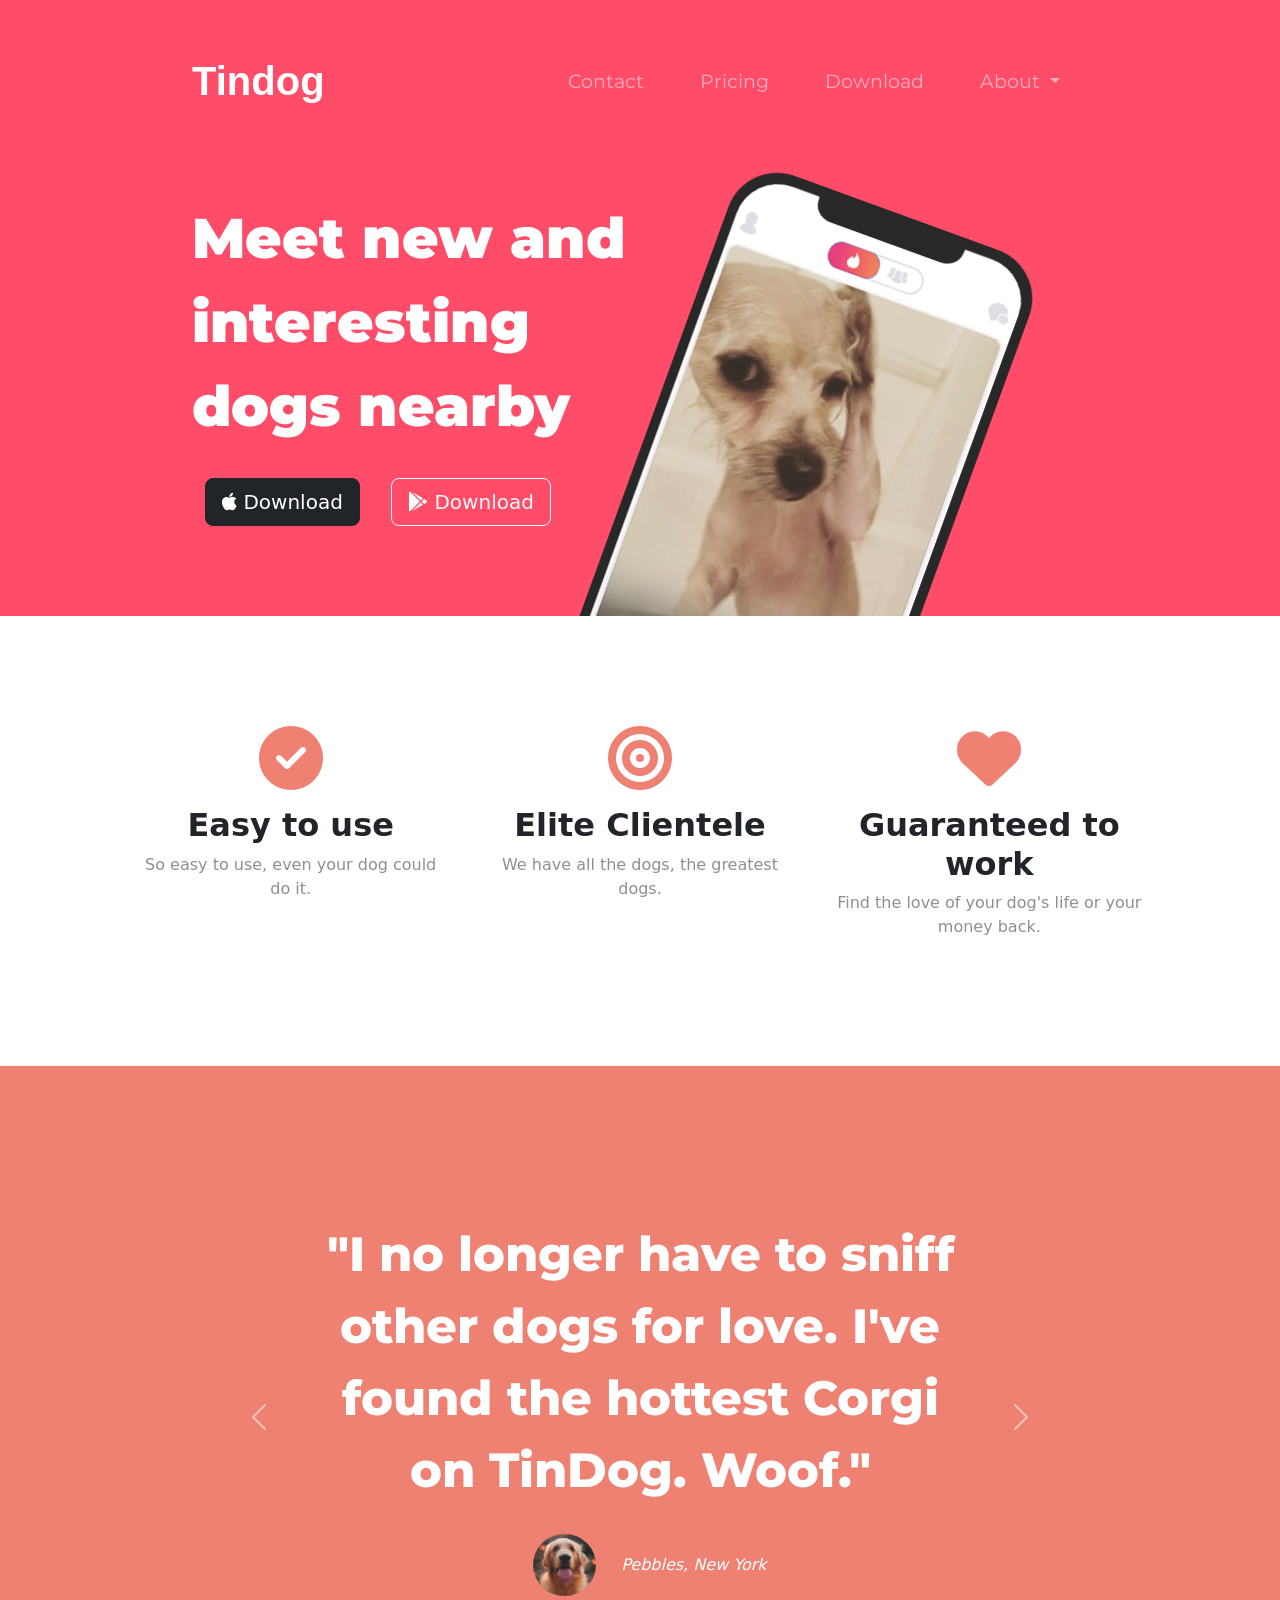
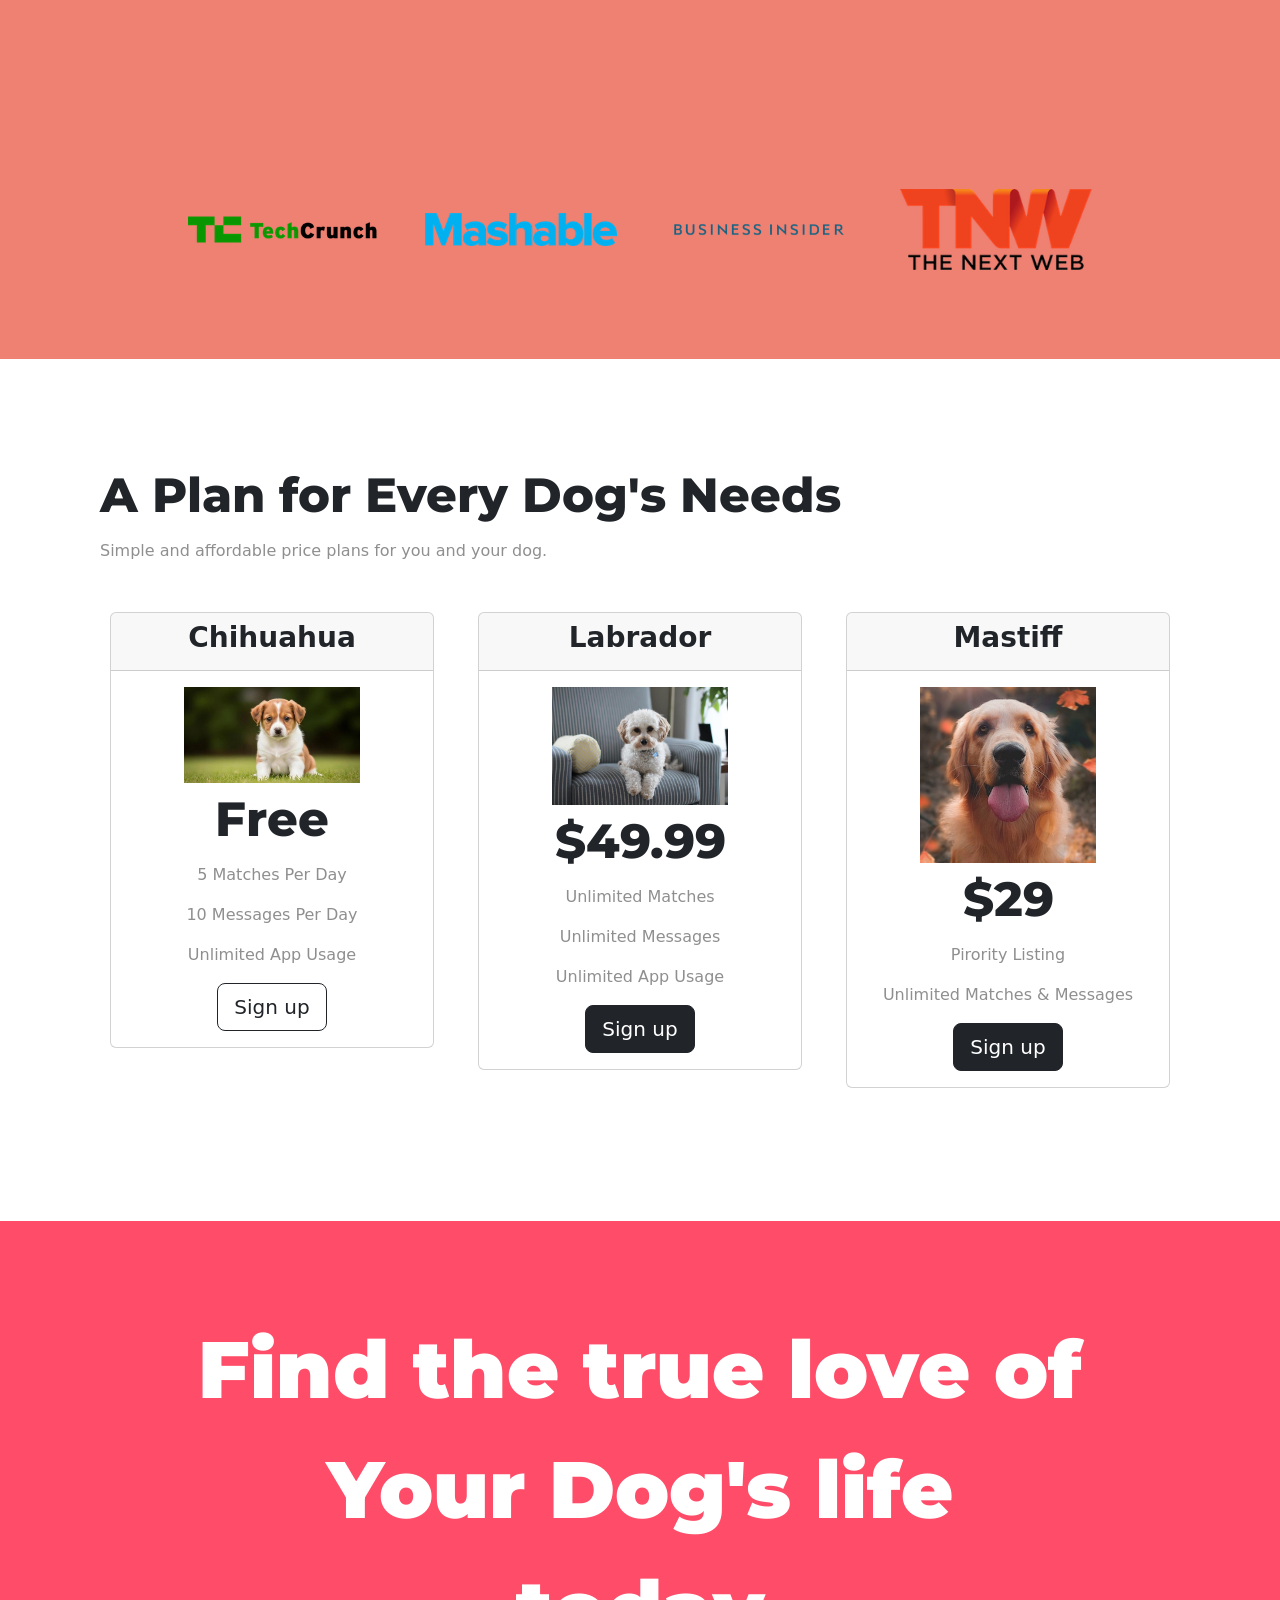
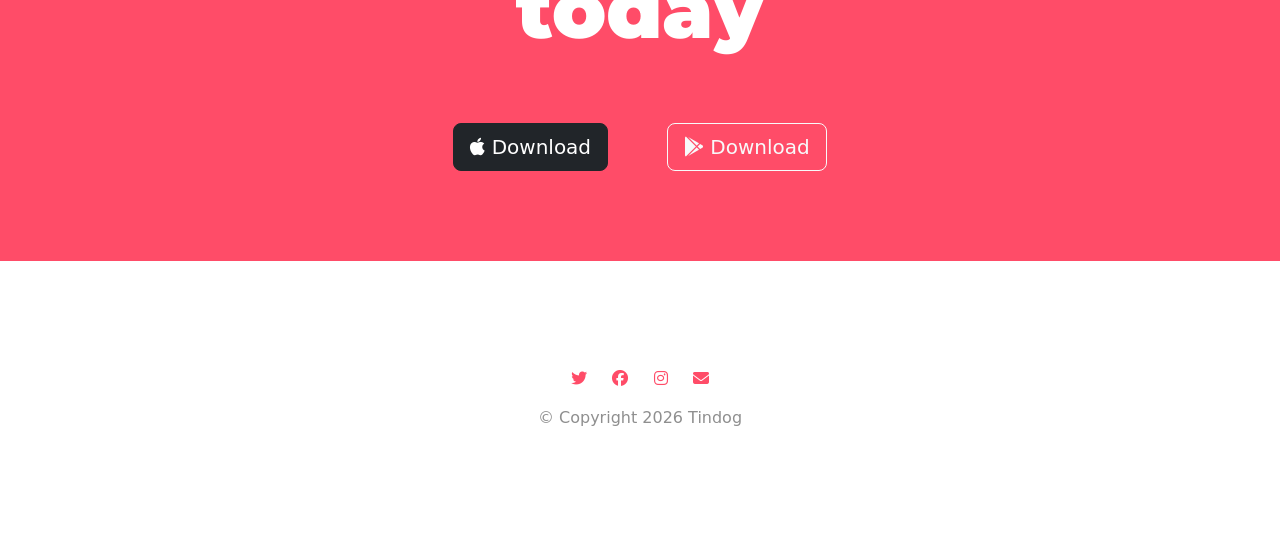
<file: index.html>
<!DOCTYPE html>
<html lang="en">

<head>
  <meta charset="UTF-8">
  <title>TinDog</title>

  <link rel="preconnect" href="https://fonts.googleapis.com">
  <link rel="preconnect" href="https://fonts.gstatic.com" crossorigin>
  <link href="https://fonts.googleapis.com/css2?family=Montserrat:ital,wght@0,100..900;1,100..900&display=swap"
    rel="stylesheet">

  <link href="https://cdn.jsdelivr.net/npm/bootstrap@5.3.8/dist/css/bootstrap.min.css" rel="stylesheet"
    integrity="sha384-sRIl4kxILFvY47J16cr9ZwB07vP4J8+LH7qKQnuqkuIAvNWLzeN8tE5YBujZqJLB" crossorigin="anonymous">
  <script src="https://cdn.jsdelivr.net/npm/bootstrap@5.3.8/dist/js/bootstrap.bundle.min.js"
    integrity="sha384-FKyoEForCGlyvwx9Hj09JcYn3nv7wiPVlz7YYwJrWVcXK/BmnVDxM+D2scQbITxI"
    crossorigin="anonymous"></script>

  <link rel="stylesheet" href="css/style.css">

  <link rel="stylesheet" href="https://cdnjs.cloudflare.com/ajax/libs/font-awesome/6.5.0/css/all.min.css">

</head>

<body>
  <section id="title">
    <div class="container-fluid">
      <!-- Nav bar -->
      <nav class="navbar navbar-expand-lg navbar-dark">
        <a class="navbar-brand" href="#">Tindog</a>

        <button class="navbar-toggler" type="button" data-bs-toggle="collapse" data-bs-target="#navbarSupportedContent"
          aria-controls="navbarSupportedContent" aria-expanded="false" aria-label="Toggle navigation">
          <span class="navbar-toggler-icon"></span>
        </button>
        <div class="collapse navbar-collapse" id="navbarSupportedContent">
          <ul class="navbar-nav ms-auto">
            <li class="nav-item">
              <a class="nav-link" href="#footer"> Contact</a>
            </li>
            <li class="nav-item">
              <a class="nav-link" href="#pricing"> Pricing</a>
            </li>
            <li class="nav-item">
              <a class="nav-link" href="#cta"> Download</a>
            </li>

                        <li class="nav-item dropdown ">
              <a class="nav-link dropdown-toggle" href="#" role="button" data-bs-toggle="dropdown" aria-expanded="false">
                About
              </a>
              <ul class="dropdown-menu dropdown-menu-dark">
                <li><a class="nav-link" href="pages/about-us.html">About us</a></li>
                <hr class="dropdown-divider">
                <li><a class="nav-link" href="pages/contact-us.html">Contact us</a></li>
                <li>
                  <hr class="dropdown-divider">
                </li>
                <li><a class="nav-link" href="pages/faqs.html">FAQs</a></li>
              </ul>
            </li>
          </ul>
        </div>
      </nav>


      <!-- Title -->
      <div class="row">
        <div class="col-lg-6">
          <h1 class="text">Meet new and interesting dogs nearby</h1>
          <button class="btn btn-dark btn-lg download-button " type="button"><i class="fa-brands fa-apple"></i>
            Download</button>
          <button class="btn btn-outline-light btn-lg  download-button" type="button"><i
              class="fa-brands fa-google-play"></i> Download</button>
        </div>

        <div class="col-lg-6">
          <img class="dog-img" src="images/iphone.png" alt="Bootstrap Themes">
        </div>
      </div>
    </div>
  </section>

  <!-- Features -->
  <section id="features">
    <div class="row">
      <div class="feature-box col-lg-4">
        <i class="icon fa-solid fa-circle-check fa-4x"></i>
        <h3 class="fs-2">Easy to use</h3>
        <p>So easy to use, even your dog could do it.</p>
      </div>

      <div class="feature-box col-lg-4">
        <i class=" icon fa-solid fa-bullseye fa-4x"></i>
        <h3 class="fs-2">Elite Clientele</h3>
        <p>We have all the dogs, the greatest dogs.</p>
      </div>

      <div class="feature-box col-lg-4">
        <i class="icon fa-solid fa-heart fa-4x"></i>
        <h3 class="fs-2">Guaranteed to work</h3>
        <p>Find the love of your dog's life or your money back.</p>
      </div>
    </div>
  </section>

  <!-- Testimonial -->
  <section id="testimonial">
    <div id="testimonial-carousel" class="carousel slide" data-bs-ride="carousel" data-interval="50" data-pause="hover">
      <div class="carousel-inner">
        <div class="carousel-item active">
          <h2>"I no longer have to sniff other dogs for love. I've found the hottest Corgi on
            TinDog. Woof."</h2>
          <img src="images/dog-img.jpg" alt="dog image" class="testimonial-dog-image">
          <em>Pebbles, New York</em>
        </div>
        <div class="carousel-item">
          <h2>"This is a beautiful dog, takes care of the hoome, it has a mother
            and always friendly"</h2>
          <img src="images/dog-image1.jpeg" alt="dog image" class="testimonial-dog-image">
          <em>Pebbles, New York</em>
        </div>
        <div class="carousel-item">
          <h2>"This is a homely, good for kids"</h2>
          <img src="images/dog-image2.jpg" alt="dog image" class="testimonial-dog-image">
          <em>Pebbles, New York</em>
        </div>
      </div>

      <button class="carousel-control-prev" type="button" data-bs-target="#testimonial-carousel" data-bs-slide="prev">
        <span class="carousel-control-prev-icon" aria-hidden="true"></span>
        <span class="visually-hidden">Previous</span>
      </button>
      <button class="carousel-control-next" type="button" data-bs-target="#testimonial-carousel" data-bs-slide="next">
        <span class="carousel-control-next-icon" aria-hidden="true"></span>
        <span class="visually-hidden">Next</span>
      </button>
    </div>
  </section>


  <!-- Press -->
  <section id="press">
    <img src="images/techcrunch.png" alt="techcrunch" class="press-logos">
    <img src="images/mashable.png" alt="mashable " class="press-logos">
    <img src=" images/bizinsider.png" alt="bizinsider" class="press-logos">
    <img src=" images/tnw.png" alt="tnw" class="press-logos">

  </section>


  <!-- Pricing -->
  <section id="pricing">

    <h2>A Plan for Every Dog's Needs</h2>
    <p>Simple and affordable price plans for you and your dog.

    <div class="row">
      <div class="col-lg-4 col-md-6 col-sm-12 pricing-col ">
        <div class="card">
          <div class="card-header">
            <h3>Chihuahua</h3>
          </div>
          <div class="card-body">
            <img src="images/dog-image1.jpeg" alt="dogimg" class="dogs">
            <h2>Free</h2>
            <p>5 Matches Per Day</p>
            <p>10 Messages Per Day</p>
            <p>Unlimited App Usage</p>
            <button class="btn btn-lg btn-block btn-outline-dark type="button">Sign up</button>
          </div>
        </div>
      </div>

      <div class="col-lg-4 col-md-6 col-sm-12 pricing-col ">
        <div class="card">
          <div class="card-header">
            <h3>Labrador</h3>
          </div>
          <div class="card-body">
            <img src="images/dog-image2.jpg" alt="dogimg" class="dogs">
            <h2>$49.99</h2>
            <p>Unlimited Matches</p>
            <p>Unlimited Messages</p>
            <p>Unlimited App Usage</p>
            <button class="btn btn-lg btn-block btn-dark " type="button">Sign up</button>
          </div>
        </div>
      </div>

      <div class="col-lg-4 col-md-6 col-sm-12 pricing-col ">
        <div class="card">
          <div class="card-header">
            <h3>Mastiff</h3>
          </div>
          <div class="card-body">
            <img src="images/dog-img.jpg" alt="dogimg" class="dogs">
            <h2>$29</h2>
            <p>Pirority Listing</p>
            <p>Unlimited Matches & Messages</p>
            <button class="btn btn-lg btn-block btn-dark " type="button">Sign up</button>
          </div>
        </div>
      </div>
    </div>
  </section>

  <!-- Call to action -->
  <section id="cta">
    <h3 class="cta-heading">Find the true love of Your Dog's life today</h3>
    <button class="btn btn-dark btn-lg download-button " type="button"><i class="fa-brands fa-apple"></i>
      Download</button>
    <button class="btn btn-outline-light btn-lg  download-button" type="button"><i class="fa-brands fa-google-play"></i>
      Download</button>
  </section>

  <!-- Footer -->
  <section id="footer">
    <a href="https://twitter.com/godstimetasie" target="_blank"><i class="fa-brands fa-twitter footer-icons"></i></a>
    <a href="https://facebook.com/godstimetasie1" target="_blank"><i class="fa-brands fa-facebook footer-icons"></i></a>
    <a href="https://instagram.com/3ltech_academy" target="_blank"><i class="fa-brands fa-instagram footer-icons">
      </i></a>
    <a href="https://mailto:godstimetasie@gmail.com" target="_blank"><i
        class="fa-solid fa-envelope footer-icons"></i></a>
    <p>© Copyright 2026 Tindog</p>
  </section>
</body>

</html>
</file>
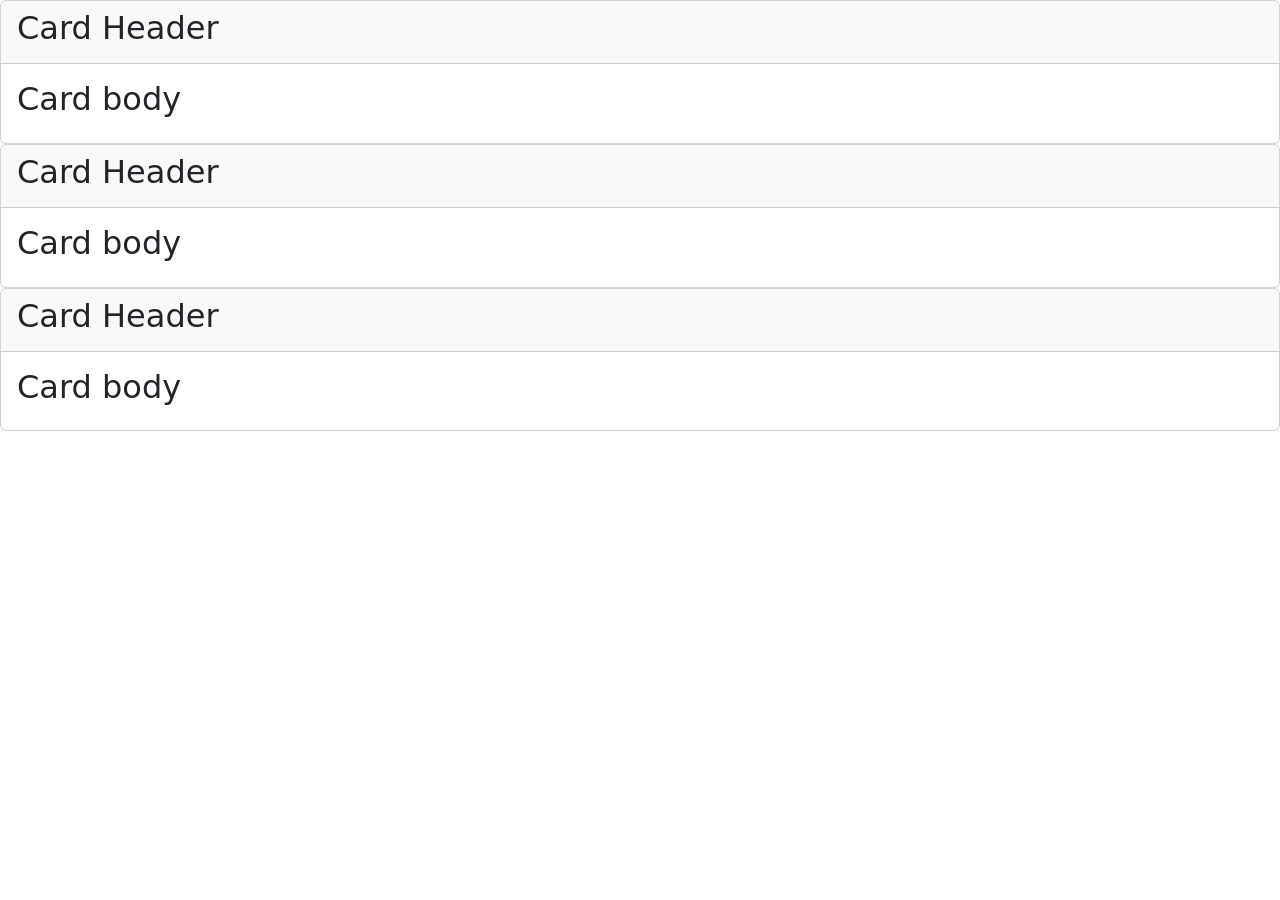
<file: Bootstrap-Components/cards.html>
<!DOCTYPE html>
<html>
<head>
    <meta charset="UTF-8" />
    <title>title</title>

    <link href="https://cdn.jsdelivr.net/npm/bootstrap@5.3.8/dist/css/bootstrap.min.css" rel="stylesheet"
    integrity="sha384-sRIl4kxILFvY47J16cr9ZwB07vP4J8+LH7qKQnuqkuIAvNWLzeN8tE5YBujZqJLB" crossorigin="anonymous">
    <script src="https://cdn.jsdelivr.net/npm/bootstrap@5.3.8/dist/js/bootstrap.bundle.min.js"
    integrity="sha384-FKyoEForCGlyvwx9Hj09JcYn3nv7wiPVlz7YYwJrWVcXK/BmnVDxM+D2scQbITxI"
    crossorigin="anonymous"></script>

</head>
<body>
    <div class="card" > 
        <div class="card-header" >
            <h2>Card Header</h2>
        </div>
        <div class="card-body" >
            <h2>Card body</h2>
        </div>
    </div>

      <div class="card" > 
        <div class="card-header" >
            <h2>Card Header</h2>
        </div>
        <div class="card-body" >
            <h2>Card body</h2>
        </div>
    </div>

      <div class="card" > 
        <div class="card-header" >
            <h2>Card Header</h2>
        </div>
        <div class="card-body" >
            <h2>Card body</h2>
        </div>
    </div>
</body>
</html>
</file>
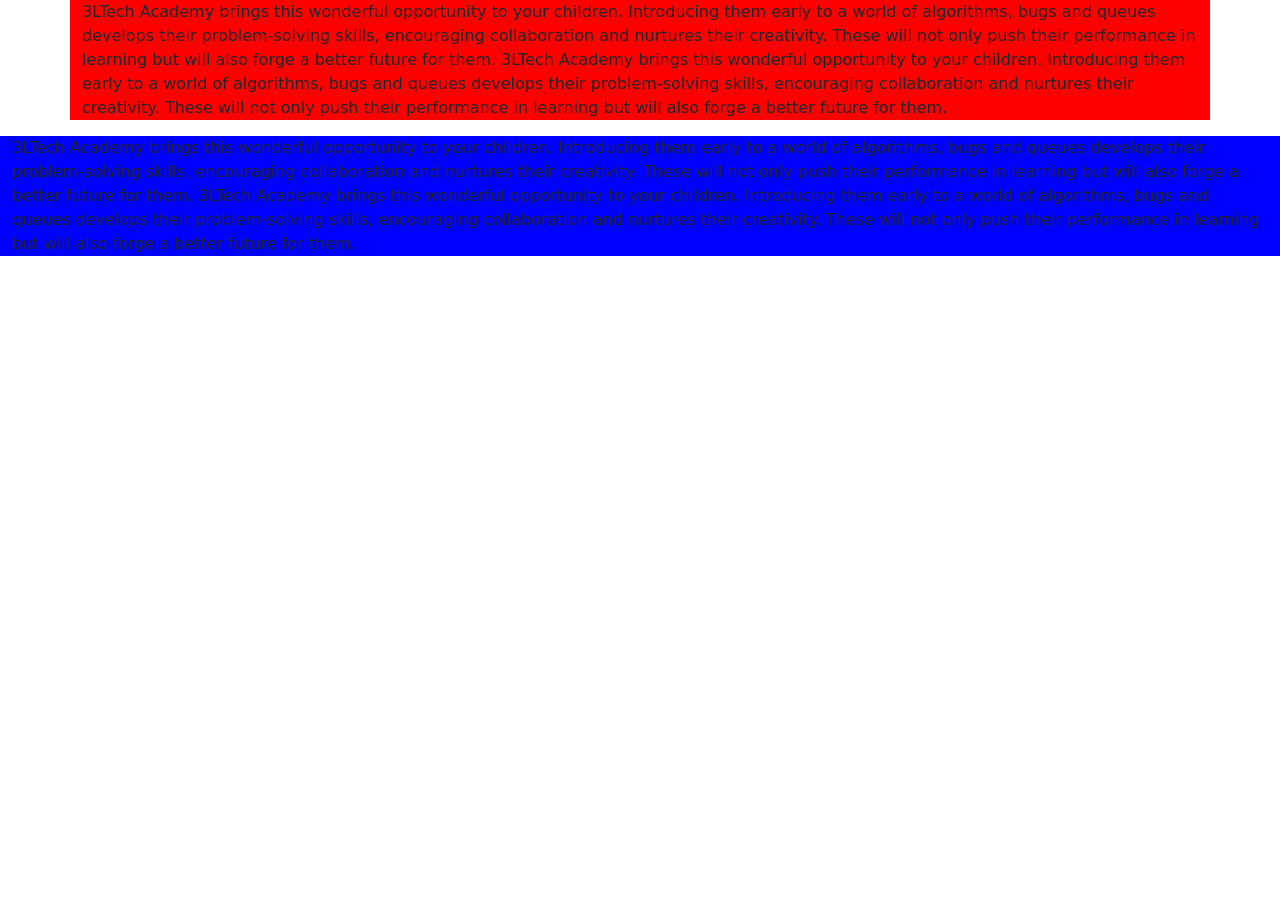
<file: Bootstrap-Components/container.html>
<!DOCTYPE html>
<html>

<head>
    <link href="https://cdn.jsdelivr.net/npm/bootstrap@5.3.8/dist/css/bootstrap.min.css" rel="stylesheet"
        integrity="sha384-sRIl4kxILFvY47J16cr9ZwB07vP4J8+LH7qKQnuqkuIAvNWLzeN8tE5YBujZqJLB" crossorigin="anonymous">
    <script src="https://cdn.jsdelivr.net/npm/bootstrap@5.3.8/dist/js/bootstrap.bundle.min.js"
        integrity="sha384-FKyoEForCGlyvwx9Hj09JcYn3nv7wiPVlz7YYwJrWVcXK/BmnVDxM+D2scQbITxI"
        crossorigin="anonymous"></script>

    <meta charset="UTF-8" />
    <title>Container</title>
</head>
<div class="container" style="background-color: red;">
    <p>3LTech Academy brings this wonderful opportunity to your children. Introducing them early to a world of
        algorithms, bugs and queues develops their problem-solving skills, encouraging collaboration and nurtures their
        creativity. These will not only push their performance in learning but will also forge a better future for them.
        3LTech Academy brings this wonderful opportunity to your children. Introducing them early to a world of
        algorithms, bugs and queues develops their problem-solving skills, encouraging collaboration and nurtures their
        creativity. These will not only push their performance in learning but will also forge a better future for them.
    </p>
</div>

<div class="container-fluid" style="background-color: blue;">
    <p>3LTech Academy brings this wonderful opportunity to your children. Introducing them early to a world of
        algorithms, bugs and queues develops their problem-solving skills, encouraging collaboration and nurtures their
        creativity. These will not only push their performance in learning but will also forge a better future for them.
        3LTech Academy brings this wonderful opportunity to your children. Introducing them early to a world of
        algorithms, bugs and queues develops their problem-solving skills, encouraging collaboration and nurtures their
        creativity. These will not only push their performance in learning but will also forge a better future for them.
    </p>
</div>

<body>

</body>

</html>
</file>
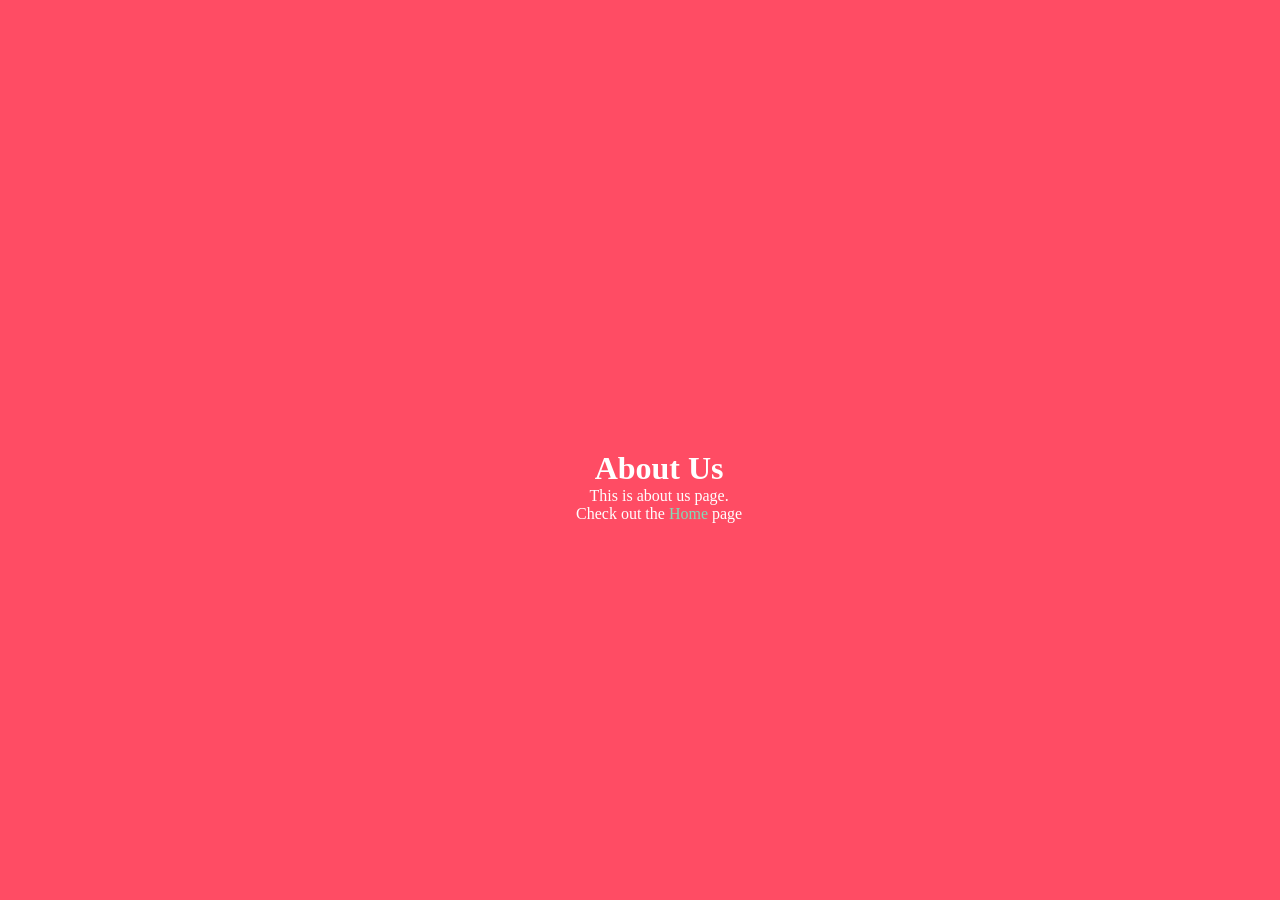
<file: pages/about-us.html>
<!DOCTYPE html>
<html>
<head>
    <meta charset="UTF-8" />
    <title>About Us</title>
      <link rel="stylesheet" href="../css/pages-styles.css">
</head>
<body>
    <h1>About Us</h1>
    <p>This is about us page.<br> Check out the <a href="../index.html">Home</a> page</p>
</body>
</html>
</file>
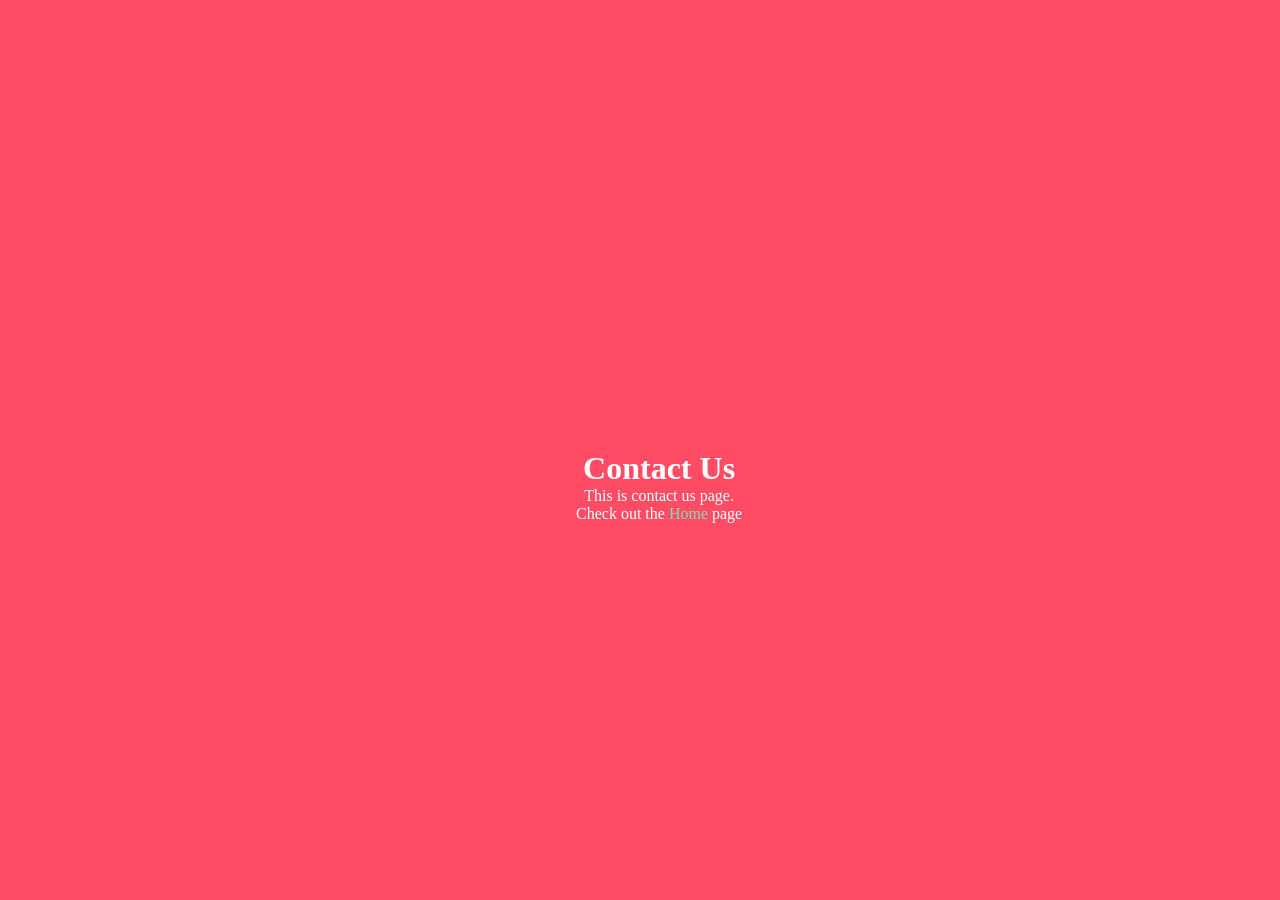
<file: pages/contact-us.html>
<!DOCTYPE html>
<html>
<head>
    <meta charset="UTF-8" />
    <title>About Us</title>
      <link rel="stylesheet" href="../css/pages-styles.css">
</head>
<body>
    <h1>Contact Us</h1>
    <p>This is contact us page.<br> Check out the <a href="../index.html">Home</a> page</p>
</body>
</html>
</file>
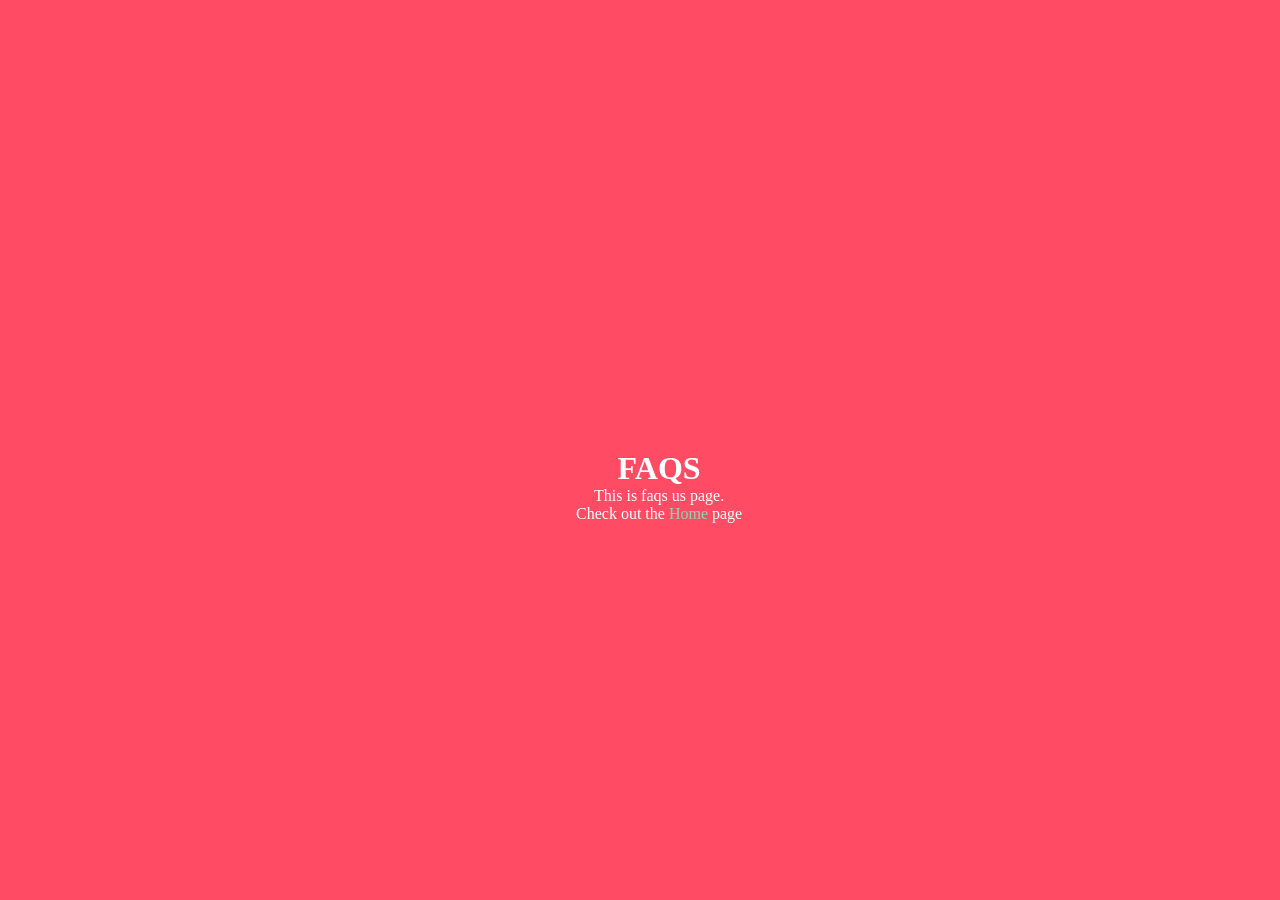
<file: pages/faqs.html>
<!DOCTYPE html>
<html>
<head>
    <meta charset="UTF-8" />
    <title>FAQS Page</title>
      <link rel="stylesheet" href="../css/pages-styles.css">
</head>
<body>
    <h1>FAQS</h1>
    <p>This is faqs us page.<br> Check out the <a href="../index.html">Home</a> page</p>
</body>
</html>
</file>
<file: css/style.css>
#title {
    background-color: #ff4c68;
}

ul .dropdown-menu {
    background-color: #ff4c64;
    color: #fff;
}

.text {
    font-family: "Montserrat";
    font-size: 3.5rem;
    line-height: 1.5;
    font-weight: 900;
    color: white;
}

.container-fluid {
    padding: 3% 15% 7%;
}

.download-button {
    margin: 5% 3% 0%;
}

.navbar-brand {
    font-family: sans-serif;
    font-size: 2.5rem;
    font-weight: bold;
}

.navbar {
    padding-bottom: 5rem;
}

.nav-item {
    padding: 0px 20px;
    font-size: 1.2rem;
    font-family: "Montserrat";
}

.dog-img {
    width: 20rem;
    transform: rotate(20deg);
    position: absolute;
    right: 25%;
}

#features {
    padding: 7% 10%;
    background-color: #fff;
    position: relative;
}

.feature-box {
    text-align: center;
    padding: 2%;
}

h3 {
    font-family: "Montserrat" sans-serif;
    font-weight: 800;
}

p {
    color: #8f8f8f;
}

.icon {
    color: #ef8172;
    margin-bottom: 1rem;
}

.icon:hover {
    color: #ff4c68;
}

#testimonial {
    padding: 7% 15%;
    text-align: center;
    background-color: #ef8172;
    color: #fff;
}

h2 {
    font-family: "Montserrat";
    font-size: 3rem;
    line-height: 1.5;
    font-weight: 800;
}

.testimonial-dog-image {
    border-radius: 100%;
    width: 10%;
    margin: 20px;
}

#press {
    background-color: #ef8172;
    text-align: center;
    padding-bottom: 3%;
}

.press-logos {
    width: 15%;
    margin: 20px 20px 50px;
}

.carousel-item {
    padding: 7% 15%;
}

.dogs {
    width: 11rem;
}

#pricing {
    padding: 100px;
}

.pricing-col {
    text-align: center;
    padding: 3% 2%;
}

@media (max-width: 1080px) {
    .dog-img {
        position: static;
        transform: rotate(0deg);
        padding-top: 40px;
        padding-bottom: 20px;
    }
}

#cta {
    background-color: #ff4c68;
    color: #fff;
    padding: 7% 15%;
    text-align: center;
}

.cta-heading {
    font-family: 'Montserrat';
    font-size: 5rem;
    line-height: 1.5;
    font-weight: 900;
}

#footer {
    padding: 7% 15%;
    text-align: center;
}

.footer-icons {
    margin: 20px 10px;
    color: #ff4c68;
}


.footer-icons:hover {
    color: #ef8172;
}
</file>
<file: css/pages-styles.css>
* {
    margin: 0;
    padding: 0;
    box-sizing: border-box;
     
}

body {
    background-color: #ff4c64;
    color: #fff;
    position: absolute;
    top: 50%;
    left: 45%;
}

main {
    flex-grow: 1;
    display: grid;
    place-content: center;
}

h1, p {
    text-align: center;
}

a {
    text-decoration: none;
    color: #81dbb8;
}

a:hover {
    opacity: .85;
}
</file>
